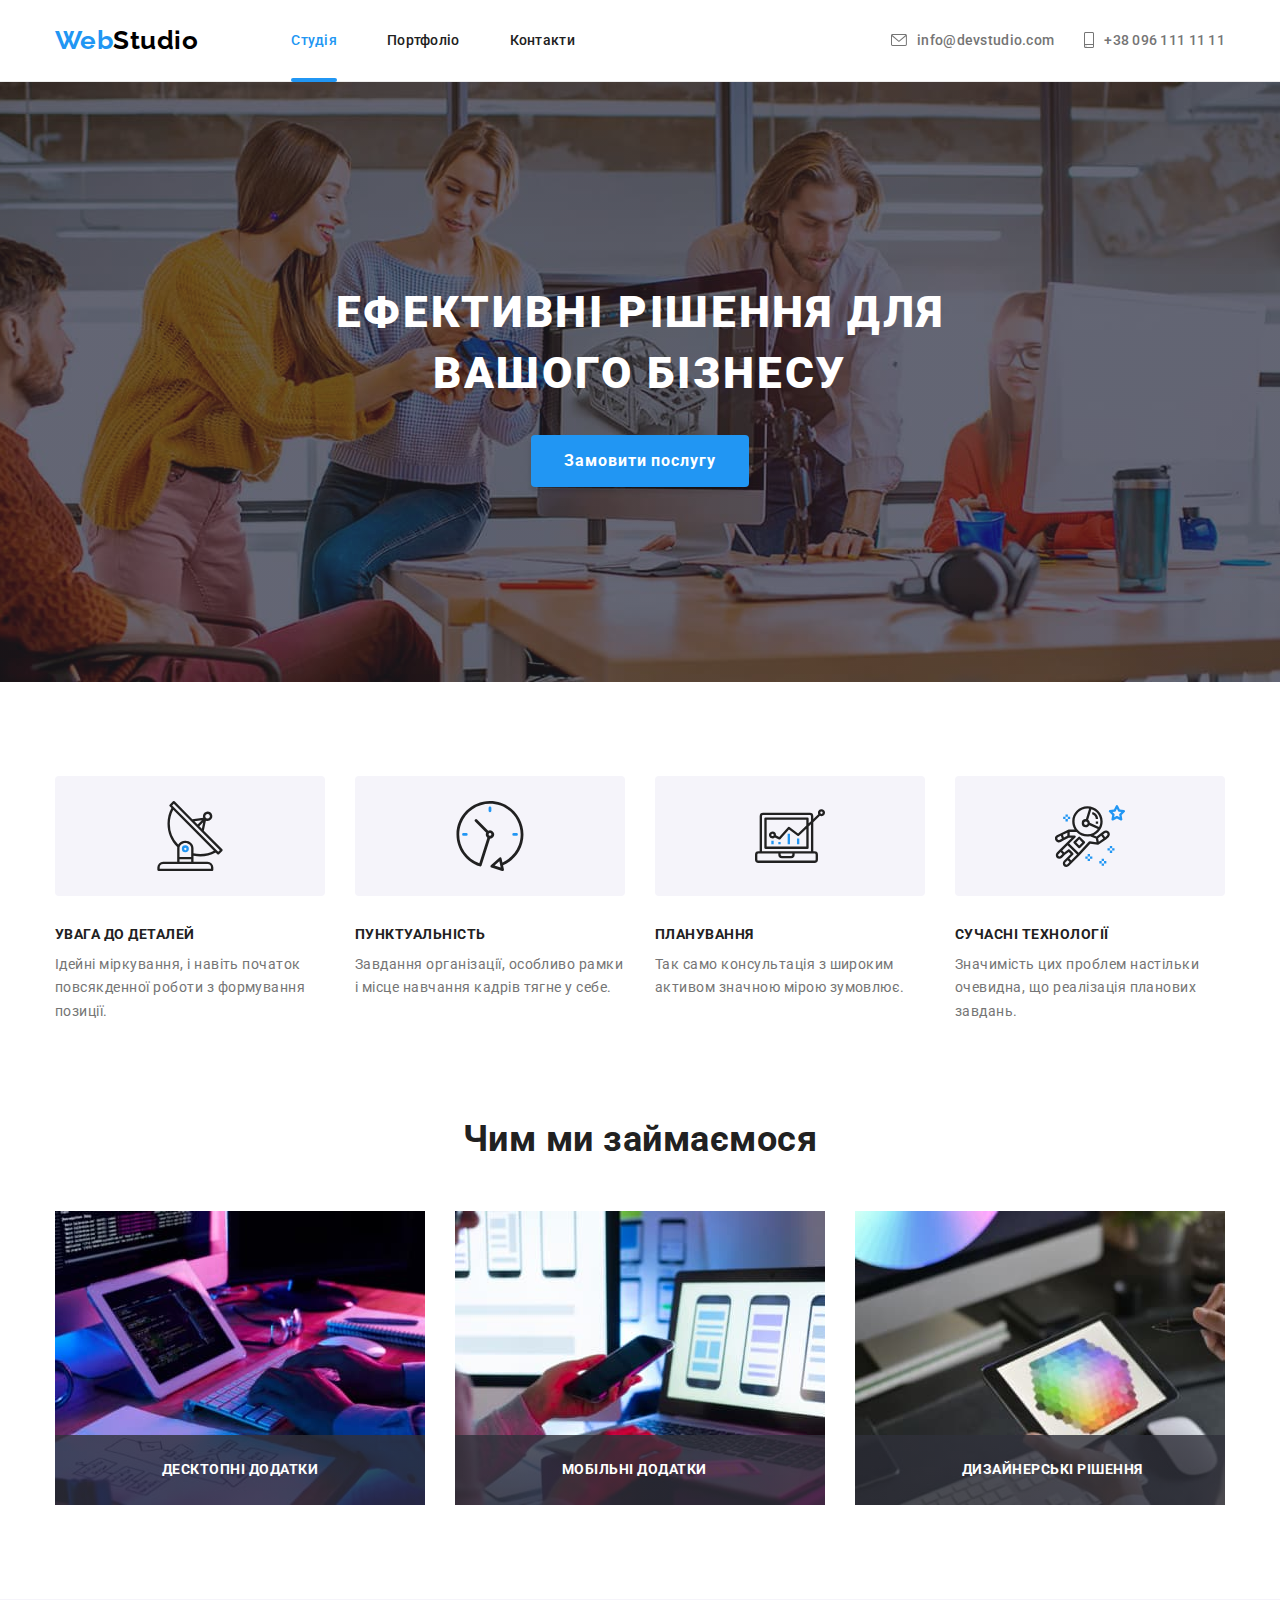
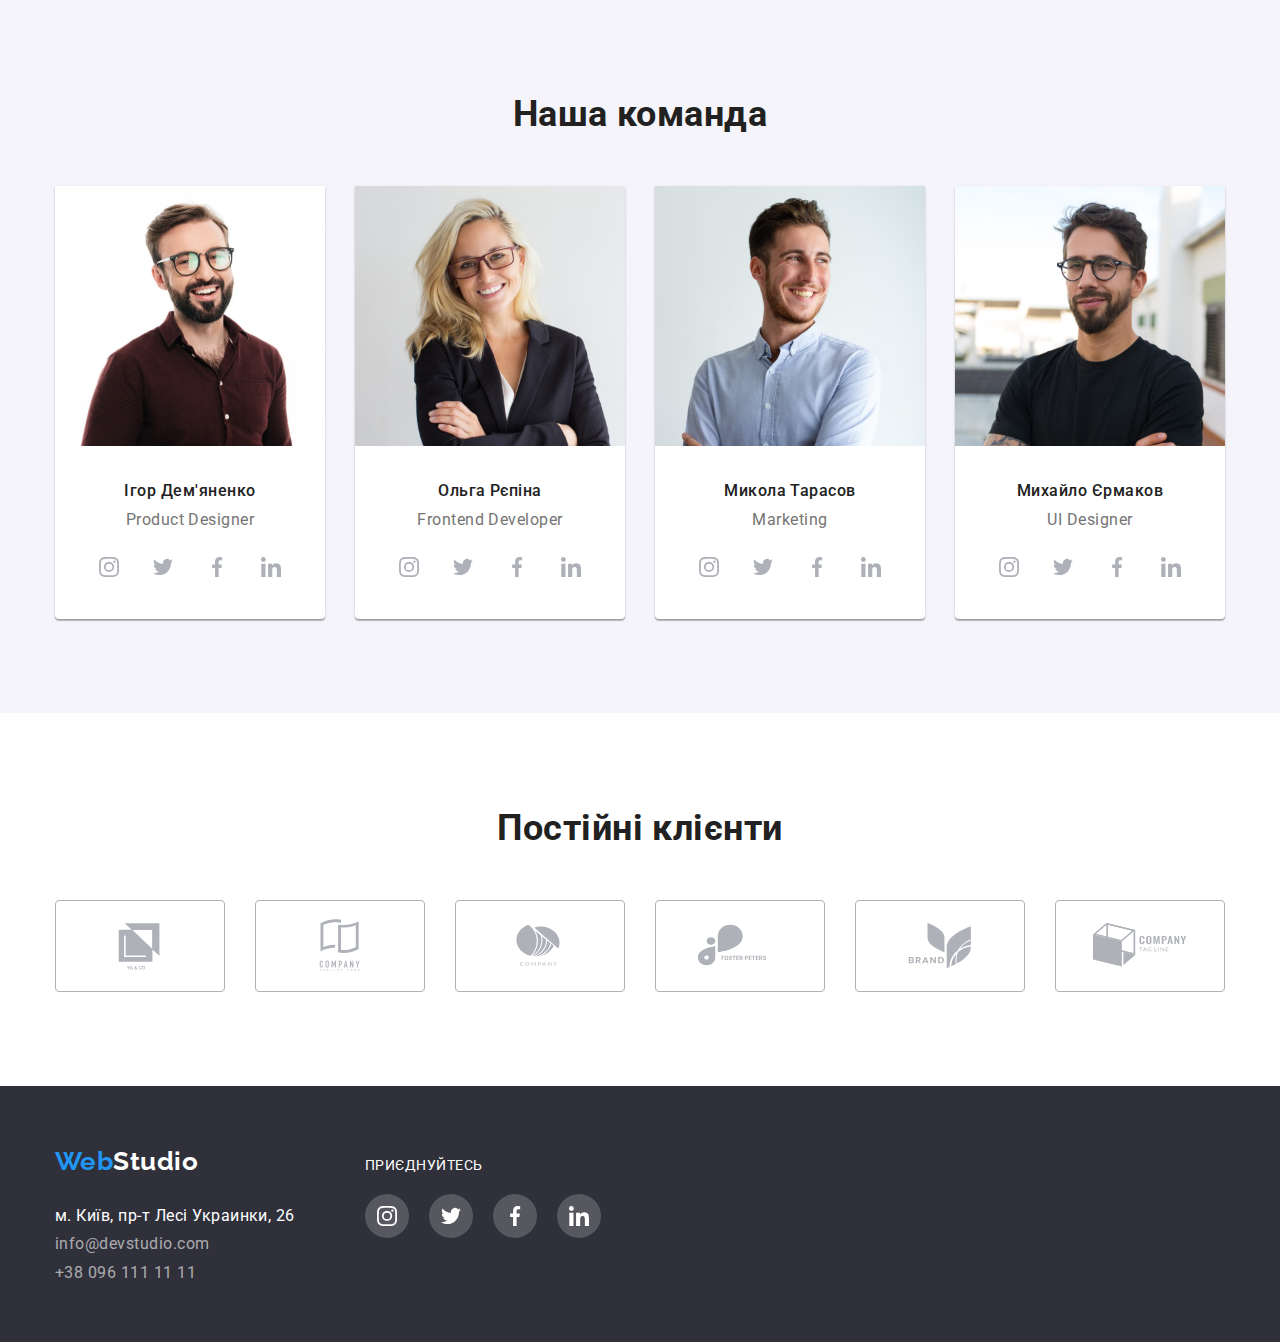
<file: index.html>
<!DOCTYPE html>
<html lang="uk">
  <head>
    <meta charset="UTF-8" />
    <meta http-equiv="X-UA-Compatible" content="IE=edge" />
    <meta name="viewport" content="width=device-width, initial-scale=1.0" />
    <title>Студія</title>
    <link rel="preconnect" href="https://fonts.googleapis.com" />
    <link rel="preconnect" href="https://fonts.gstatic.com" crossorigin />
    <link
      href="https://fonts.googleapis.com/css2?family=Raleway:wght@700&family=Roboto:wght@400;500;700;900&display=swap"
      rel="stylesheet"
    />
    <link
      rel="stylesheet"
      href="https://cdnjs.cloudflare.com/ajax/libs/modern-normalize/1.0.0/modern-normalize.min.css"
    />
    <link rel="stylesheet" href="./css/styles.css" />
  </head>

  <body>
    <header class="header">
      <div class="container main-nav">
        <a href="./index.html" lang="en" class="logo-header"
          >Web<span>Studio</span></a>
        <nav>
          <ul class="site-nav">
            <li class="item"><a href="./index.html" class="current">Студія</a></li>
            <li class="item">
              <a href="./portfolio.html">Портфоліо</a>
            </li>
            <li class="item"><a href="">Контакти</a></li>
          </ul>
        </nav>
        <ul class="header-contacts">
          <li class="item">
            <a href="mailto:info@devstudio.com" class="contact">
              <svg class="icon email" width="16px" height="12px">
              <use href="./images/symbol-defs.svg#icon-email-logo" ></use>
              </svg>info@devstudio.com</a>
          </li>
          <li class="item">
            <a href="tel:+380961111111" class="contact"><svg class="icon tel" width="10px" height="16px">
            <use href="./images/symbol-defs.svg#icon-smartphone-logo" ></use>
            </svg>+38 096 111 11 11</a>
          </li>
          </ul>
      </div>
    </header>

    <main>
      <section class="hero">
        <div class="container">
          <h1 class="hero-title">Ефективні рішення для вашого бізнесу</h1>
          <button data-modal-open type="button" class="order button">Замовити послугу</button>
        </div>
      </section>

      <section class="section benefits no-bottom-padding">
        <div class="container">
          <h2 class="section-title visually-hidden">Переваги роботи</h2>
          <ul class="benefits-list">
            <li class="item">
              <div class="benefits-icon">
                <svg class="icon" width="70px" height="70px">
                  <use href="./images/symbol-defs.svg#icon-antenna"></use>
                </svg>
              </div>
                <h3>Увага до деталей</h3>
                <p>
                  Ідейні міркування, і навіть початок повсякденної роботи з
                  формування позиції.
                </p>
            </li>
            <li class="item icon-clock">
              <div class="benefits-icon">
                <svg class="icon" width="70px" height="70px">
                  <use href="./images/symbol-defs.svg#icon-clock"></use>
                </svg>
              </div>
              <h3>Пунктуальність</h3>
              <p>
                Завдання організації, особливо рамки і місце навчання кадрів
                тягне у себе.
              </p>
            </li>
            <li class="item icon-diagram">
              <div class="benefits-icon">
                <svg class="icon" width="70px" height="70px">
                  <use href="./images/symbol-defs.svg#icon-diagram"></use>
                </svg>
              </div><h3>Планування</h3>
              <p>
                Так само консультація з широким активом значною мірою зумовлює.
              </p>
            </li>
            <li class="item icon-astronaut">
              <div class="benefits-icon">
                <svg class="icon" width="70px" height="70px">
                  <use href="./images/symbol-defs.svg#icon-astronaut"></use>
                </svg>
              </div>
              <h3>Сучасні технології</h3>
              <p>
                Значимість цих проблем настільки очевидна, що реалізація
                планових завдань.
              </p>
            </li>
          </ul>
        </div>
      </section>

      <section class="section works">
        <div class="container">
          <h2 class="section-title">Чим ми займаємося</h2>
          <ul class="works-list">
            <li class="works-description item">
              <div class="works-thumb">
                <p class="works-title">Десктопні додатки</p>
                <img
                src="./images/works-1.jpg"
                alt="Людина працює за комп'ютером"
                width="370"
                />
              </div>
            </li>
            <li class="works-description item">
              <div class="works-thumb">
                <p class="works-title">Мобільні додатки</p>
                <img
                src="./images/works-2.jpg"
                alt="Розробка мобільних застосунків"
                width="370"
                />
              </div>
            </li>
            <li class="works-description item">
              <div class="works-thumb">
                <p class="works-title">Дизайнерські рішення</p><img
                src="./images/works-3.jpg"
                alt="Людина працює з планшетом"
                width="370"
                />
              </div>
            </li>
          </ul>
        </div>
      </section>

      <section class="section team">
        <div class="container">
          <h2 class="section-title">Наша команда</h2>
          <ul class="team-list">
            <li class="item">
              <img
                src="./images/team-demianenko.jpg"
                alt="Ігор Дем'яненко"
                width="270"
              />
              <div class="team-member-id">
                <h3>Ігор Дем'яненко</h3>
                <p lang="en">Product Designer</p>
              </div>
              <div class="team-social-media">
                <ul class="social-media-list">
                  <li class="smm">
                    <a href="" class="soc-link">
                      <svg class="smm-icon" width="20px" height="20px">
                        <use href="./images/symbol-defs.svg#icon-insta"></use>
                      </svg>  
                    </a>
                  </li>
                  <li class="smm">
                    <a href="" class="soc-link">
                      <svg class="smm-icon" width="20px" height="20px">
                        <use href="./images/symbol-defs.svg#icon-twitter"></use>
                      </svg>  
                    </a>
                  </li>
                  <li class="smm">
                    <a href="" class="soc-link">
                      <svg class="smm-icon" width="20px" height="20px">
                        <use href="./images/symbol-defs.svg#icon-fb"></use>
                      </svg>  
                    </a>
                  </li>
                  <li class="smm">
                    <a href="" class="soc-link">
                      <svg class="smm-icon" width="20px" height="20px">
                        <use href="./images/symbol-defs.svg#icon-linkedin"></use>
                      </svg>  
                    </a>
                  </li>
                </ul>
              </div>
            </li>
            <li class="item">
              <img
                src="./images/team-repina.jpg"
                alt="Ольга Рєпіна"
                width="270"
              />
              <div class="team-member-id">
                <h3>Ольга Рєпіна</h3>
                <p lang="en">Frontend Developer</p>
              </div>
              <div class="team-social-media">
                <ul class="social-media-list">
                  <li class="smm">
                    <a href="" class="soc-link">
                      <svg class="smm-icon" width="20px" height="20px">
                        <use href="./images/symbol-defs.svg#icon-insta"></use>
                      </svg>  
                    </a>
                  </li>
                  <li class="smm">
                    <a href="" class="soc-link">
                      <svg class="smm-icon" width="20px" height="20px">
                        <use href="./images/symbol-defs.svg#icon-twitter"></use>
                      </svg>  
                    </a>
                  </li>
                  <li class="smm">
                    <a href="" class="soc-link">
                      <svg class="smm-icon" width="20px" height="20px">
                        <use href="./images/symbol-defs.svg#icon-fb"></use>
                      </svg>  
                    </a>
                  </li>
                  <li class="smm">
                    <a href="" class="soc-link">
                      <svg class="smm-icon" width="20px" height="20px">
                        <use href="./images/symbol-defs.svg#icon-linkedin"></use>
                      </svg>  
                    </a>
                  </li>
                </ul>
              </div>
            </li>
            <li class="item">
              <img
                src="./images/team-tarasov.jpg"
                alt="Микола Тарасов"
                width="270"
              />
              <div class="team-member-id">
                <h3>Микола Тарасов</h3>
                <p lang="en">Marketing</p>
              </div>
              <div class="team-social-media">
                <ul class="social-media-list">
                  <li class="smm">
                    <a href="" class="soc-link">
                      <svg class="smm-icon" width="20px" height="20px">
                        <use href="./images/symbol-defs.svg#icon-insta"></use>
                      </svg>  
                    </a>
                  </li>
                  <li class="smm">
                    <a href="" class="soc-link">
                      <svg class="smm-icon" width="20px" height="20px">
                        <use href="./images/symbol-defs.svg#icon-twitter"></use>
                      </svg>  
                    </a>
                  </li>
                  <li class="smm">
                    <a href="" class="soc-link">
                      <svg class="smm-icon" width="20px" height="20px">
                        <use href="./images/symbol-defs.svg#icon-fb"></use>
                      </svg>  
                    </a>
                  </li>
                  <li class="smm">
                    <a href="" class="soc-link">
                      <svg class="smm-icon" width="20px" height="20px">
                        <use href="./images/symbol-defs.svg#icon-linkedin"></use>
                      </svg>  
                    </a>
                  </li>
                </ul>
              </div>
            </li>
            <li class="item">
              <img
                src="./images/team-iermakov.jpg"
                alt="Михайло Єрмаков"
                width="270"
              />
              <div class="team-member-id">
                <h3>Михайло Єрмаков</h3>
                <p>UI Designer</p>
              </div>
              <div class="team-social-media">
                <ul class="social-media-list">
                  <li class="smm">
                    <a href="" class="soc-link">
                      <svg class="smm-icon" width="20px" height="20px">
                        <use href="./images/symbol-defs.svg#icon-insta"></use>
                      </svg>  
                    </a>
                  </li>
                  <li class="smm">
                    <a href="" class="soc-link">
                      <svg class="smm-icon" width="20px" height="20px">
                        <use href="./images/symbol-defs.svg#icon-twitter"></use>
                      </svg>  
                    </a>
                  </li>
                  <li class="smm">
                    <a href="" class="soc-link">
                      <svg class="smm-icon" width="20px" height="20px">
                        <use href="./images/symbol-defs.svg#icon-fb"></use>
                      </svg>  
                    </a>
                  </li>
                  <li class="smm">
                    <a href="" class="soc-link">
                      <svg class="smm-icon" width="20px" height="20px">
                        <use href="./images/symbol-defs.svg#icon-linkedin"></use>
                      </svg>  
                    </a>
                  </li>
                </ul>
              </div>
            </li>
          </ul>
        </div>
      </section>

      <section class="section clients">
        <div class="container">
          <h2 class="section-title">Постійні клієнти</h2>
          <ul class="clients-list">
            <li class="item">
              <a href="" class="clients-link">
                <svg class="clients-icon" width="106px" height="60px">
                  <use href="./images/symbol-defs.svg#icon-client-1"></use>
                </svg>  
              </a>
            </li>
            <li class="item">
              <a href="" class="clients-link">
                <svg class="clients-icon" width="106px" height="60px">
                  <use href="./images/symbol-defs.svg#icon-client-2"></use>
                </svg>  
              </a>
            </li><li class="item">
              <a href="" class="clients-link">
                <svg class="clients-icon" width="106px" height="60px">
                  <use href="./images/symbol-defs.svg#icon-client-3"></use>
                </svg>  
              </a>
            </li><li class="item">
              <a href="" class="clients-link">
                <svg class="clients-icon" width="106px" height="60px">
                  <use href="./images/symbol-defs.svg#icon-client-4"></use>
                </svg>  
              </a>
            </li><li class="item">
              <a href="" class="clients-link">
                <svg class="clients-icon" width="106px" height="60px"> 
                  <use href="./images/symbol-defs.svg#icon-client-5"></use>
                </svg>  
              </a>
            </li><li class="item">
              <a href="" class="clients-link">
                <svg class="clients-icon" width="106px" height="60px">
                  <use href="./images/symbol-defs.svg#icon-client-6"></use>
                </svg>  
              </a>
            </li>
          </ul>
        </div>
      </section>
    </main>

    <footer class="footer">
      <div class="container">
        <section class="footer-contacts">
          <ul class="contacts-list">
            <li>
              <a href="./index.html" lang="en" class="logo-footer"
            >Web<span>Studio</span></a>
            </li>
            <li>
              <address class="footer-address">
                <a
                href="https://goo.gl/maps/CPtrU1FHBa2aNyZL9"
                class="item footer-address"
                target="_blank"
                rel="noopener noreferrer nofollow"
                >м. Київ, пр-т Лесі Украинки, 26</a
                ></address>
            </li>
            <li><a href="mailto:info@devstudio.com" class="item">info@devstudio.com</a></li>
            <li><a href="tel:+380961111111" class="item">+38 096 111 11 11</a></li>
          </ul>
        </section>

        <section class="footer-smm">
          <p class="join">Приєднуйтесь</p>
          <ul class="footer-smm-list">
            <li class="smm">
              <a href="" class="footer-soc-link">
                <svg class="footer-smm-icon" width="20px" height="20px">
                  <use href="./images/symbol-defs.svg#icon-insta"></use>
                </svg>  
              </a>
            </li>
            <li class="smm">
              <a href="" class="footer-soc-link">
                <svg class="footer-smm-icon" width="20px" height="20px">
                  <use href="./images/symbol-defs.svg#icon-twitter"></use>
                </svg>  
              </a>
            </li>
            <li class="smm">
              <a href="" class="footer-soc-link">
                <svg class="footer-smm-icon" width="20px" height="20px">
                  <use href="./images/symbol-defs.svg#icon-fb"></use>
                </svg>  
              </a>
            </li>
            <li class="smm">
              <a href="" class="footer-soc-link">
                <svg class="footer-smm-icon" width="20px" height="20px">
                  <use href="./images/symbol-defs.svg#icon-linkedin"></use>
                </svg>  
              </a>
            </li>
          </ul>
        </section>
      </div>
    </footer>

    <div class="backdrop is-hidden" data-modal>
      <div class="modal">
        <button data-modal-close class="close-btn ">
          <svg class="close-btn-icon" width="11px" height="11px">
            <use href="./images/symbol-defs.svg#icon-close-btn"></use>
          </svg>  
        </button>
      </div>
    </div>


    <script src="./js/modal.js"></script>

  </body>

</html>
</file>
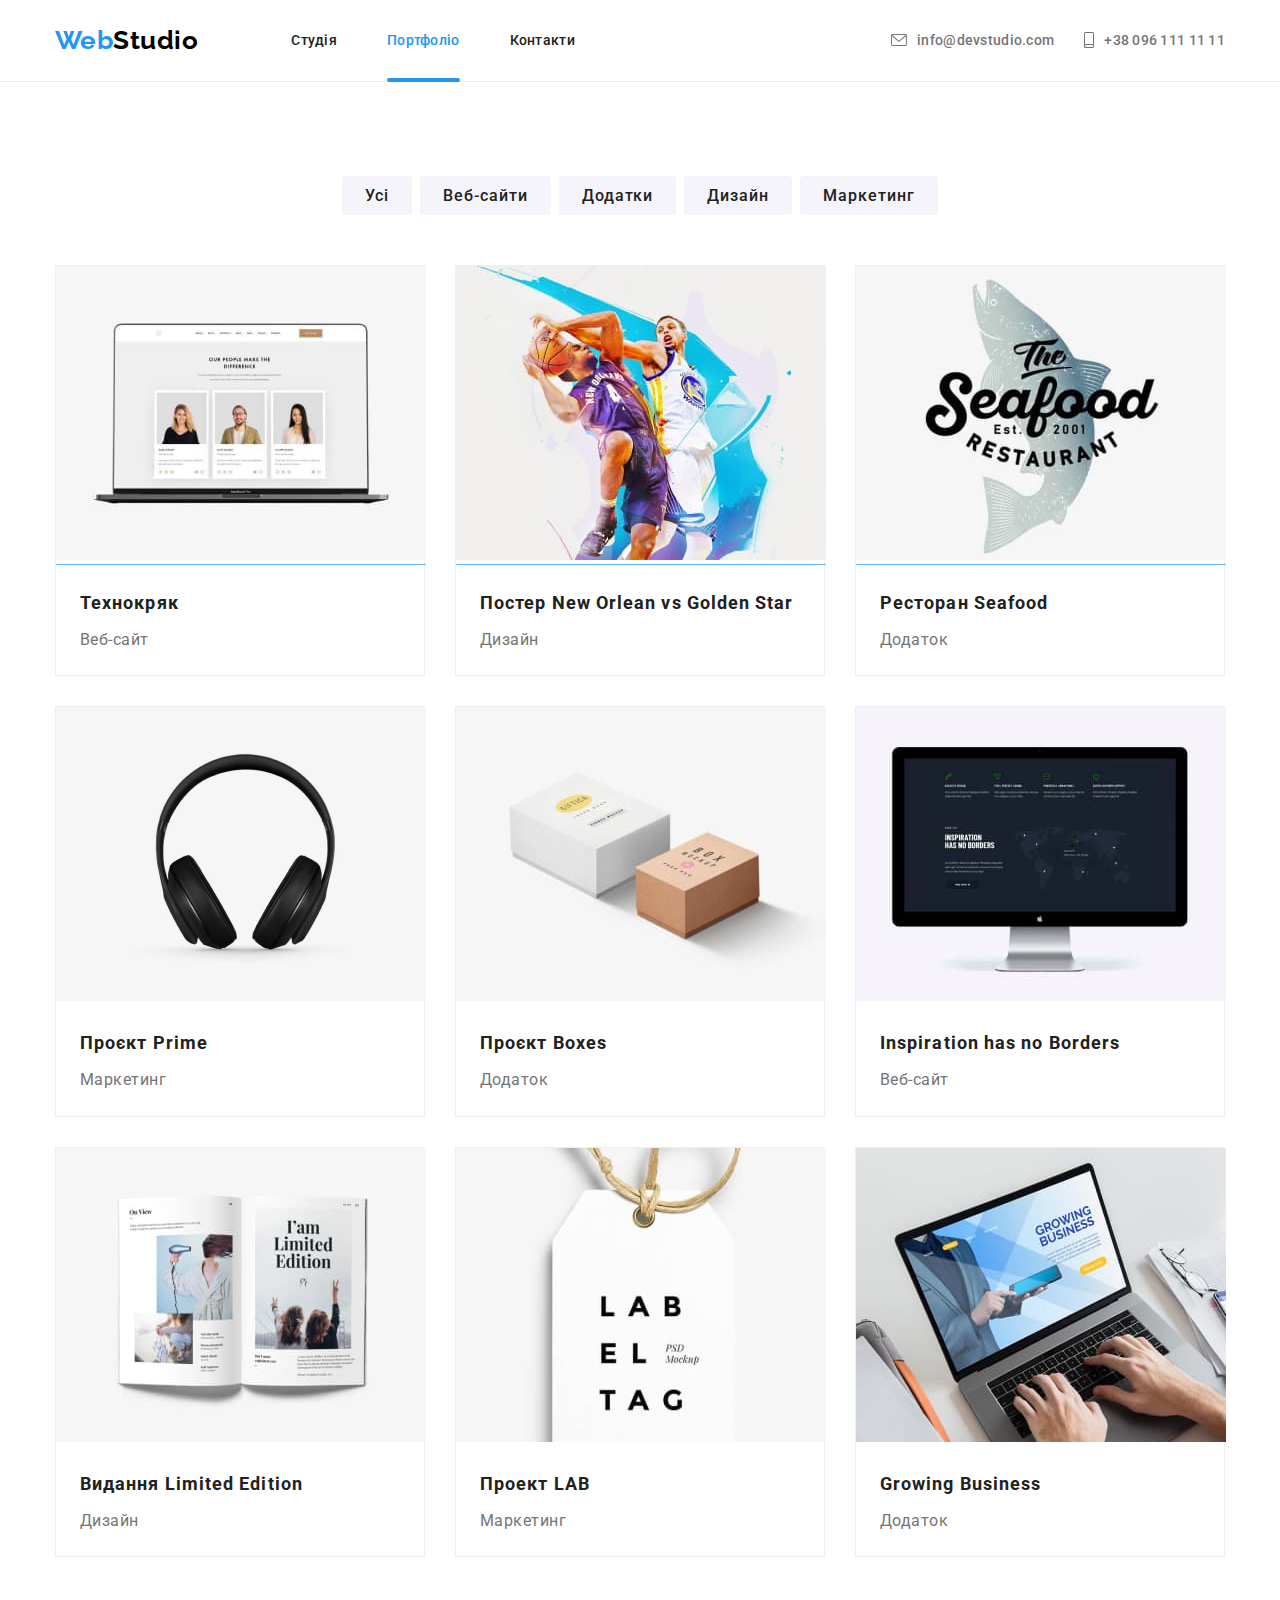
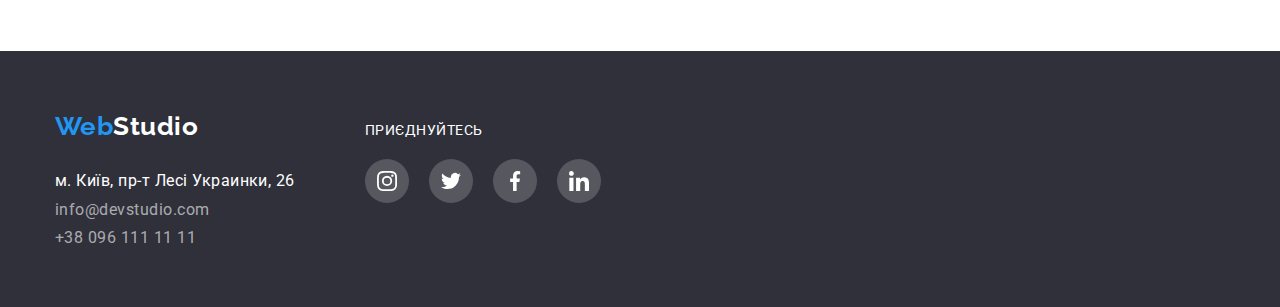
<file: portfolio.html>
<!DOCTYPE html>
<html lang="uk">
  <head>
    <meta charset="UTF-8" />
    <meta http-equiv="X-UA-Compatible" content="IE=edge" />
    <meta name="viewport" content="width=device-width, initial-scale=1.0" />
    <title>Студія</title>
    <link rel="preconnect" href="https://fonts.googleapis.com" />
    <link rel="preconnect" href="https://fonts.gstatic.com" crossorigin />
    <link
      href="https://fonts.googleapis.com/css2?family=Raleway:wght@700&family=Roboto:wght@400;500;700;900&display=swap"
      rel="stylesheet"
    />
    <link
      rel="stylesheet"
      href="https://cdnjs.cloudflare.com/ajax/libs/modern-normalize/1.0.0/modern-normalize.min.css"
    />
    <link rel="stylesheet" href="./css/styles.css" />
  </head>

  <body>
    <header class="header">
      <div class="container main-nav">
        <a href="./index.html" lang="en" class="logo-header"
          >Web<span>Studio</span></a>
        <nav>
          <ul class="site-nav">
            <li class="item "><a href="./index.html">Студія</a></li>
            <li class="item"><a href="./portfolio.html" class="current">Портфоліо</a></li>
            <li class="item"><a href="">Контакти</a></li>
          </ul>
        </nav>
        <ul class="header-contacts">
          <li class="item">
            <a href="mailto:info@devstudio.com" class="contact">
              <svg class="icon email" width="16px" height="12px">
              <use href="./images/symbol-defs.svg#icon-email-logo" ></use>
              </svg>info@devstudio.com</a>
          </li>
          <li class="item">
            <a href="tel:+380961111111" class="contact"><svg class="icon tel" width="10px" height="16px">
            <use href="./images/symbol-defs.svg#icon-smartphone-logo" ></use>
            </svg>+38 096 111 11 11</a>
          </li>
          </ul>
      </div>
    </header>

    <main>
      
        <section class="portfolio">
        <div class="container portfolio-filter">
          <h1 class="portfolio-title visually-hidden">Наші работи</h1>
          <ul class="filter-list">
            <li class="item"><button type="button" class="filter button">Усі</button></li>
            <li class="item"><button type="button" class="filter button">Веб-сайти</button>
            </li>
            <li class="item"><button type="button" class="filter button">Додатки</button>
            </li>
            <li class="item"><button type="button" class="filter button">Дизайн</button></li>
            <li class="item"><button type="button" class="filter button">Маркетинг</button>
            </li>
          </ul>

          <ul class="portfolio-list">
            <li class="portfolio-item item">
              <a href="#" class="portfolio-card">
                <div class="portfolio-thumb">
                  <img
                    src="./images/technokryak.jpg"
                    alt="Сторінка веб-сайту"
                    width="370"
                    />
                    <p class="portfolio-details">Ресурс пропонує комплексні пропозиції з різним рівнем функціоналу та сервісів. Все це дозволить відвідувачу отримати вичерпні відомості про компанію чи приватну особу.</p>
                </div>
                <div class="portfolio-descr">
                  <h2 class="portfolio-title">Технокряк</h2>
                  <p class="portfolio-descr-text">Веб-сайт</p>
                </div>
              </a>
            </li>
            <li class="portfolio-item item">
              <a href="#" class="portfolio-card">
                <div class="portfolio-thumb">
                  <img
                  src="./images/new-orlean.jpg"
                  alt="Постер з баскетболістами"
                  width="370"
                  />
                  <p class="portfolio-details">Ресурс пропонує комплексні пропозиції з різним рівнем функціоналу та сервісів. Все це дозволить відвідувачу отримати вичерпні відомості про компанію чи приватну особу.</p>
                </div>
                <div class="portfolio-descr">
                  <h2 class="portfolio-title">Постер <span lang="en">New Orlean vs Golden Star</span></h2>
                  <p class="portfolio-descr-text">Дизайн</p>
                </div>
              </a>
            </li>
            <li class="portfolio-item item">
              <a href="#" class="portfolio-card">
                <div class="portfolio-thumb">
                <img
                  src="./images/seafood.jpg"
                  alt="Логотип ресторану"
                  width="370"
                  />
                  <p class="portfolio-details">Ресурс пропонує комплексні пропозиції з різним рівнем функціоналу та сервісів. Все це дозволить відвідувачу отримати вичерпні відомості про компанію чи приватну особу.</p>
                </div>
                <div class="portfolio-descr">
                  <h2 class="portfolio-title">Ресторан <span lang="en">Seafood</span></h2>
                  <p class="portfolio-descr-text">Додаток</p>
                </div>
              </a>
            </li>
            <li class="portfolio-item item">
              <a href="#" class="portfolio-card">
                <div class="portfolio-thumb">
                  <img src="./images/prime.jpg" alt="Навушники" width="370" />
                  <p class="portfolio-details">Ресурс пропонує комплексні пропозиції з різним рівнем функціоналу та сервісів. Все це дозволить відвідувачу отримати вичерпні відомості про компанію чи приватну особу.</p>
                </div>
                <div class="portfolio-descr">
                  <h2 class="portfolio-title">Проєкт <span lang="en">Prime</span></h2>
                  <p class="portfolio-descr-text">Маркетинг</p>
                </div>
              </a>
            </li>
            <li class="portfolio-item item">
              <a href="#" class="portfolio-card">
                <div class="portfolio-thumb">
                  <img src="./images/boxes.jpg" alt="Коробки" width="370" />
                  <p class="portfolio-details">Ресурс пропонує комплексні пропозиції з різним рівнем функціоналу та сервісів. Все це дозволить відвідувачу отримати вичерпні відомості про компанію чи приватну особу.</p>
                </div>
                <div class="portfolio-descr">
                  <h2 class="portfolio-title">Проєкт <span lang="en">Boxes</span></h2>
                  <p class="portfolio-descr-text">Додаток</p>
                </div>
              </a>
            </li>
            <li class="portfolio-item item">
              <a href="#" class="portfolio-card">
                <div class="portfolio-thumb">
                  <img
                  src="./images/inspiration-has-no-borders.jpg"
                  alt="Сторінка веб-сайту"
                  width="370"
                  />
                  <p class="portfolio-details">Ресурс пропонує комплексні пропозиції з різним рівнем функціоналу та сервісів. Все це дозволить відвідувачу отримати вичерпні відомості про компанію чи приватну особу.</p>
                </div>
                <div class="portfolio-descr">
                  <h2 class="portfolio-title" lang="en">Inspiration has no Borders</h2>
                  <p class="portfolio-descr-text">Веб-сайт</p>
                </div>
              </a>
            </li>
            <li class="portfolio-item item">
              <a href="#" class="portfolio-card">
                <div class="portfolio-thumb">
                  <img
                  src="./images/limited-edition.jpg"
                  alt="Розгортка журналу"
                  width="370"
                  />
                  <p class="portfolio-details">Ресурс пропонує комплексні пропозиції з різним рівнем функціоналу та сервісів. Все це дозволить відвідувачу отримати вичерпні відомості про компанію чи приватну особу.</p>
                </div>
                <div class="portfolio-descr">
                  <h2 class="portfolio-title">Видання <span lang="en">Limited Edition</span></h2>
                  <p class="portfolio-descr-text">Дизайн</p>
                </div>
              </a>
            </li>
            <li class="portfolio-item item">
              <a href="#" class="portfolio-card">
                <div class="portfolio-thumb">
                  <img src="./images/lab.jpg" alt="Ярлик" width="370" />
                  <p class="portfolio-details">Ресурс пропонує комплексні пропозиції з різним рівнем функціоналу та сервісів. Все це дозволить відвідувачу отримати вичерпні відомості про компанію чи приватну особу.</p>
                </div>
                <div class="portfolio-descr">
                  <h2 class="portfolio-title">Проект <span lang="en">LAB</span></h2>
                  <p class="portfolio-descr-text">Маркетинг</p>
                </div>
              </a>
            </li>
            <li class="portfolio-item item">
              <a href="#" class="portfolio-card">
                <div class="portfolio-thumb">
                  <img
                  src="./images/growing-business.jpg"
                  alt="Людина працює за комп'ютером"
                  width="370"
                  />
                  <p class="portfolio-details">Ресурс пропонує комплексні пропозиції з різним рівнем функціоналу та сервісів. Все це дозволить відвідувачу отримати вичерпні відомості про компанію чи приватну особу.</p>
                </div>
                <div class="portfolio-descr">
                  <h2 class="portfolio-title" lang="en">Growing Business</h2>
                  <p class="portfolio-descr-text">Додаток</p>
                </div>
              </a>
            </li>
          </ul>
        </div>
      </section>
    </main>

    <footer class="footer">
      <div class="container">
        <section class="footer-contacts">
          <ul class="contacts-list">
            <li>
              <a href="./index.html" lang="en" class="logo-footer"
            >Web<span>Studio</span></a>
            </li>
            <li>
              <address class="footer-address">
                <a
                href="https://goo.gl/maps/CPtrU1FHBa2aNyZL9"
                class="item footer-address"
                target="_blank"
                rel="noopener noreferrer nofollow"
                >м. Київ, пр-т Лесі Украинки, 26</a
                ></address>
            </li>
            <li><a href="mailto:info@devstudio.com" class="item">info@devstudio.com</a></li>
            <li><a href="tel:+380961111111" class="item">+38 096 111 11 11</a></li>
          </ul>
        </section>

        <section class="footer-smm">
          <p class="join">Приєднуйтесь</p>
          <ul class="footer-smm-list">
            <li class="smm">
              <a href="" class="footer-soc-link">
                <svg class="footer-smm-icon" width="20px" height="20px">
                  <use href="./images/symbol-defs.svg#icon-insta"></use>
                </svg>  
              </a>
            </li>
            <li class="smm">
              <a href="" class="footer-soc-link">
                <svg class="footer-smm-icon" width="20px" height="20px">
                  <use href="./images/symbol-defs.svg#icon-twitter"></use>
                </svg>  
              </a>
            </li>
            <li class="smm">
              <a href="" class="footer-soc-link">
                <svg class="footer-smm-icon" width="20px" height="20px">
                  <use href="./images/symbol-defs.svg#icon-fb"></use>
                </svg>  
              </a>
            </li>
            <li class="smm">
              <a href="" class="footer-soc-link">
                <svg class="footer-smm-icon" width="20px" height="20px">
                  <use href="./images/symbol-defs.svg#icon-linkedin"></use>
                </svg>  
              </a>
            </li>
          </ul>
        </section>
      </div>
    </footer>

  </body>
</html>
</file>
<file: css/styles.css>
:root {
  --background-color: #fff;
  --title-text-color: #212121;
  --primary-text-color: #757575;
  --accent-color: #2196f3;
  --logo-main-color: #000000;
  --footer-background-color: #2f303a;
  --filter-button-color: #f5f4fa;
  --button-active-color: #188ce8;
  --header-border-color: #ececec;
  --portfolio-item-border: #eeeeee;
}

body {
  background-color: var(--background-color);
  color: var(--primary-text-color);
  font-family: Roboto, sans-serif;
  font-size: 16px;
  line-height: 1.2;
  letter-spacing: 0.03em;
}

ul {
  list-style: none;
  padding: 0;
  margin: 0;
}

a {
  text-decoration: none;
  display: inline-block;
}

h1,
h2,
h3,
p {
  margin: 0;
}

.container {
  width: 1200px;
  padding: 0 15px;
  margin-left: auto;
  margin-right: auto;
}

.header {
  border-bottom: 1px solid var(--header-border-color);
}

.main-nav {
  display: flex;
  align-items: center;
  width: 1200px;
  margin: 0 auto;
  padding: 0 15px;
}

.logo-header {
  font-family: Raleway, sans-serif;
  color: var(--accent-color);
  font-weight: 700;
  font-size: 26px;
  margin-right: 93px;
}

.logo-header span {
  color: var(--logo-main-color);
}

.site-nav .current {
  display: flex;
  position: relative;
  color: var(--accent-color);
}

.current::after {
  content: '';
  display: block;
  position: absolute;
  width: 100%;
  height: 4px;
  background-color: var(--accent-color);
  border-radius: 2px;
  bottom: -1px;
}

.site-nav {
  display: flex;
}

.site-nav .item:not(:last-child) {
  margin-right: 50px;
}

.site-nav a {
  display: block;
  padding-top: 32px;
  padding-bottom: 32px;

  color: var(--title-text-color);
  font-weight: 500;
  font-size: 14px;
  letter-spacing: 0.02em;

  transition-property: color;
  transition-duration: 250ms;
  transition-timing-function: cubic-bezier(0.4, 0, 0.2, 1);
}

.site-nav a:hover,
.site-nav a:focus {
  color: var(--accent-color);
}


.header-contacts {
  display: flex;
  margin-left: auto;
  align-self: center;
}

.header-contacts .item + .item {
  margin-left: 30px;
}

.header-contacts .contact {
  color: var(--primary-text-color);
  fill: currentColor;
  
  display: flex;
  padding-top: 32px;
  padding-bottom: 32px;
  font-weight: 500;
  font-size: 14px;
  letter-spacing: 0.02em;

  align-items: center;
  justify-content: center;
  align-self: center;

  transition-property: color;
  transition-duration: 250ms;
  transition-timing-function: cubic-bezier(0.4, 0, 0.2, 1);

}

.header-contacts .contact:hover,
.header-contacts .contact:focus {
  color: var(--accent-color);
}

.email, .tel {
  display: inline;
  justify-content: center;
  align-self: center;
  margin-right: 10px;
}

.footer {
  background-color: var(--footer-background-color);
  padding: 60px 0;
}

.footer .container {
  display: flex;
  align-items: baseline;
}

.footer-smm .join {
  text-transform: uppercase;
  font-size: 14px;
  line-height: 1.14;
  color: var(--background-color);
  margin-bottom: 20px;
}

.footer-contacts {
  margin-right: 70px;
}

.contacts-list li:not(:last-child) {
  margin-bottom: 9px;
}

.footer-contacts .item {
  display: block;
  align-items: flex-start;
  color: rgba(255, 255, 255, 0.6);
  }

.footer-contacts .footer-address {
  color: var(--background-color);
  font-style: normal;
}

.footer-contacts .logo-footer {
  color: var(--accent-color);
  font-family: Raleway, sans-serif;
  font-weight: 700;
  font-size: 26px;
  margin-bottom: 20px;
}

.logo-footer span {
  color: var(--background-color);
}

.footer-smm {
  display: inline-block;
}

.footer .footer-smm-list {
  display: flex;
  justify-content: center;
}

.footer-smm-list .smm {
  display: inline-flex;
  justify-content: center;
  width: calc((100%-3*10px)/4);
  height: 44px;
  border-radius: 50%;
  background-color: rgba(255, 255, 255, 0.1);
}

.footer-smm-list .smm + .smm {
margin-left: 10px;
}

.hero {
  max-width: 1600px;
  height: 600px;
  margin: 0 auto;
  background-color: #C4C4C4;
  background-image: linear-gradient(rgba(47, 48, 58, 0.4), rgba(47, 48, 58, 0.4)), url(../images/hero.jpg);  
  background-repeat: no-repeat;
  background-position: center;
  background-size: cover;
  padding: 200px 0;
  text-align: center;
}

.section {
  padding: 94px 0;
}

.no-bottom-padding {
  padding-bottom: 0;
}

.hero-title {
  color: var(--background-color);
  font-weight: 900;
  font-size: 44px;
  width: 696px;
  line-height: 1.4;
  text-align: center;
  letter-spacing: 0.06em;
  text-transform: uppercase;
  margin-right: auto;
  margin-left: auto;
}

.button {
  display: inline-block;
  background-color: var(--accent-color);
  color: var(--background-color);
  font-weight: 700;
  font-size: 16px;
  line-height: 1.9;
  letter-spacing: 0.06em;
  text-align: center;
  cursor: pointer;
  border-radius: 4px;
  border: 1px solid transparent;
}

.order.button {
  padding: 10px 32px;
  margin-top: 30px;
  min-width: 216px;
  align-self: center;
  box-shadow: 0px 4px 4px rgba(0, 0, 0, 0.15);

  transition-property: color;
  transition-duration: 250ms;
  transition-timing-function: cubic-bezier(0.4, 0, 0.2, 1);
}

.order.button:hover,
.order.button:active {
  background-color: var(--button-active-color);
}

.visually-hidden {
  position: absolute;
  white-space: nowrap;
  width: 1px;
  height: 1px;
  overflow: hidden;
  border: 0;
  padding: 0;
  clip: rect(0 0 0 0);
  clip-path: inset(50%);
  margin: -1px;
}

.benefits-list {
  display: flex;
  justify-content: space-between;
}

.benefits-list .item {
  width: calc((100% - 3*30px) /4);
  }

.benefits-icon {
  display: flex;
  align-items: center;
  justify-content: center;
  width: 270px;
  height: 120px;
  margin: auto;
  background-color: var(--filter-button-color);
  border-radius: 4px;
}

.benefits h3 {
  color: var(--title-text-color);
  font-weight: 700;
  font-size: 14px;
  text-transform: uppercase;
  margin-top: 30px;
  margin-bottom: 10px;
}

.benefits p {
  font-size: 14px;
  line-height: 1.7;
}

.section-title {
  color: var(--title-text-color);
  font-weight: 700;
  font-size: 36px;
  line-height: 1.2;
  text-align: center;
  margin-bottom: 50px;
}

.works-list {
  display: flex;
}

.works-list .item {
  width: calc((100% - 2*30px)/3);
  height: 294px;
}

.works-list .item + .item {
  margin-left: 30px;
}

.works-thumb {
  position: relative;
  height: 294px;
}

.works-title {
  position: absolute;
  left: 50%;
  bottom: 27px;
  left: 107px;
  
  color: var(--background-color);
  font-weight: 700;
  font-size: 14px;
  line-height: 1.14;
  text-transform: uppercase;
}

.works-thumb::before {
  content: "";
  display: inline-block;
  position: absolute;
  bottom: 0;
  left: 0;
  width: 100%;
  height: 70px;
  background-image: linear-gradient(rgba(47, 48, 58, 0.8), rgba(47, 48, 58, 0.8));
  color: var(--background-color);
}

.team {
  background-color: var(--filter-button-color);
}

.team-list {
  display: flex;
}

.team-list .item + .item {
  margin-left: 30px;
}

.team-list .item {
  width: calc((100% - 3*30px) /4);
  box-shadow: 0px 1px 3px rgba(0, 0, 0, 0.12), 0px 1px 1px rgba(0, 0, 0, 0.14),
    0px 2px 1px rgba(0, 0, 0, 0.2);
  border-radius: 0px 0px 4px 4px;
}

.team-member-id {
padding-top: 30px;
padding-bottom: 16px;
text-align: center;
}

.team h3 {
  color: var(--title-text-color);
  font-weight: 500;
  font-size: 16px;
  margin-bottom: 10px;
}

.team li {
  background-color: var(--background-color);
}

.team-social-media {
  display: flex;
  justify-content: center;
  padding-top: 0px;
  padding-bottom: 30px;
  padding-left: 32px;
  padding-right: 32px;
  margin: auto;
}

.social-media-list {
  display: flex;
  gap: 10px;
}

.soc-link {
  display: flex;
  height: 44px;
  width: 44px;
  border-radius: 50%;
  background-color: var(--background-color);
  fill: currentColor;
  justify-content: center;
  align-items: center;

  transition-property: background-color;
  transition-duration: 250ms;
  transition-timing-function: cubic-bezier(0.4, 0, 0.2, 1);
}

.smm-icon {
  fill: #AFB1B8;
  transition-property: fill;
  transition-duration: 250ms;
  transition-timing-function: cubic-bezier(0.4, 0, 0.2, 1);
}

.soc-link:hover,
.soc-link:focus {
  background-color: var(--accent-color);
}

.soc-link:hover .smm-icon,
.soc-link:focus .smm-icon {
  fill: var(--background-color);
}

.clients-list {
  display: flex;
  justify-content: center;
  padding-top: 0px;
  margin: auto;
}

.clients-link {
    display: flex;
    width: 170px;
    height: 92px;
    border: 1px solid #AFB1B8;
    border-radius: 4px;
    background-color: var(--background-color);
    color: #AFB1B8;
    fill: currentColor;
    justify-content: center;
    align-items: center;

    transition-property: fill, border;
    transition-duration: 250ms;
    transition-timing-function: cubic-bezier(0.4, 0, 0.2, 1);
}

.clients-list .item + .item {
  margin-left: 30px;
}

.clients-link:hover,
.clients-link:focus {
  border: 1px solid var(--accent-color);
  fill: var(--accent-color);
}

.footer-smm-list {
  display: flex;
  gap: 10px;
}

.footer-soc-link {
  display: flex;
  height: 44px;
  width: 44px;
  border-radius: 50%;
  background-color: rgba(255, 255, 255, 0.1);
  color: var(--background-color);
  fill: currentColor;
  justify-content: center;
  align-items: center;

  transition-property: background-color;
  transition-duration: 250ms;
  transition-timing-function: cubic-bezier(0.4, 0, 0.2, 1);
}

.footer-soc-link:hover,
.footer-soc-link:focus {
  background-color: var(--accent-color);
}

.backdrop {
  position: fixed;
  top: 0;
  left: 0;
  width: 100%;
  height: 100%;
  background-image: linear-gradient(rgba(0, 0, 0, 0.2), rgba(0, 0, 0, 0.2));
}

.is-hidden {
  opacity: 0;
  visibility: hidden;
  pointer-events: none;
}

.modal {
  position: absolute;
  top: 50%;
  left: 50%;
  transform: translate(-50%, -50%);
  width: 528px;
  min-height: 581px;
  background-color: var(--background-color);
  box-shadow: 0px 1px 3px rgba(0, 0, 0, 0.12), 0px 1px 1px rgba(0, 0, 0, 0.14), 0px 2px 1px rgba(0, 0, 0, 0.2);
  border-radius: 4px;
}

.close-btn {
  position: absolute;
  top: 8px;
  right: 8px;

  width: 30px;
  height: 30px;

  background: var(--background-color);
  border: 1px solid rgba(0, 0, 0, 0.1);
  border-radius: 50%;
}


.portfolio {
  padding: 94px 0;
}

.filter-list {
  background-color: var(--background-color);
  display: flex;
  justify-content: center;
  margin-bottom: 50px;
}

.filter-list .item + .item {
  margin-left: 8px;
}

.filter.button {
  background-color: var(--filter-button-color);
  color: var(--title-text-color);
  font-weight: 500;
  font-size: 16px;
  line-height: 1.6;
  padding: 6px 22px;

  transition-property: background-color, color, box-shadow;
  transition-duration: 250ms;
  transition-timing-function: cubic-bezier(0.4, 0, 0.2, 1);
}

.filter.button:hover,
.filter.button:focus {
  background-color: var(--accent-color);
  color: var(--background-color);
  box-shadow: 0px 3px 1px rgba(0, 0, 0, 0.1), 0px 1px 2px rgba(0, 0, 0, 0.08),
    0px 2px 2px rgba(0, 0, 0, 0.12);
  cursor: pointer;
}

.portfolio-list {
  display: flex;
  flex-wrap: wrap;
  margin-bottom: -30px;
  margin-right: -30px;
}

.portfolio-list .item {
  display: inline-block; 
  width: 370px;
  background-color: var(--background-color);
  margin-right: 30px;
  margin-bottom: 30px;
  border: 1px solid var(--portfolio-item-border);
}

.portfolio-thumb {
  position: relative;
  overflow: hidden;
}

.portfolio-details {
  position: absolute;
  top: 0;
  left: 0;
  padding: 63px 24px;
  font-size: 18px;
  line-height: 1.55;
  height: 100%;
  background-color: rgba(33, 150, 243, 0.9);
  color: var(--background-color);

  transform: translateY(100%);

  transition-property: transform;
  transition-duration: 250ms;
  transition-timing-function: cubic-bezier(0.4, 0, 0.2, 1);
}


.portfolio-card:hover .portfolio-details,
.portfolio-card:focus .portfolio-details {
  transform: translateY(0%);
}

.portfolio-card {
  position: relative;
  transition-property: box-shadow, opacity;
  transition-duration: 250ms;
  transition-timing-function: cubic-bezier(0.4, 0, 0.2, 1);
}

.portfolio-card:hover,
.portfolio-card:focus {
  box-shadow: 1px 4px 6px 0px rgba(0, 0, 0, 0.16), 0px 4px 4px 0px rgba(0, 0, 0, 0.06), 0px 1px 1px 0px rgba(0, 0, 0, 0.12);
  opacity: 1;
}

.portfolio-descr {
  padding: 20px 24px;
}

.portfolio-title {
  color: var(--title-text-color);
  font-weight: 700;
  font-size: 18px;
  line-height: 2;
  letter-spacing: 0.06em;
  margin-bottom: 4px ; 
}

.portfolio-descr-text {
  color: var(--primary-text-color);
  line-height: 1.9;
}
</file>
